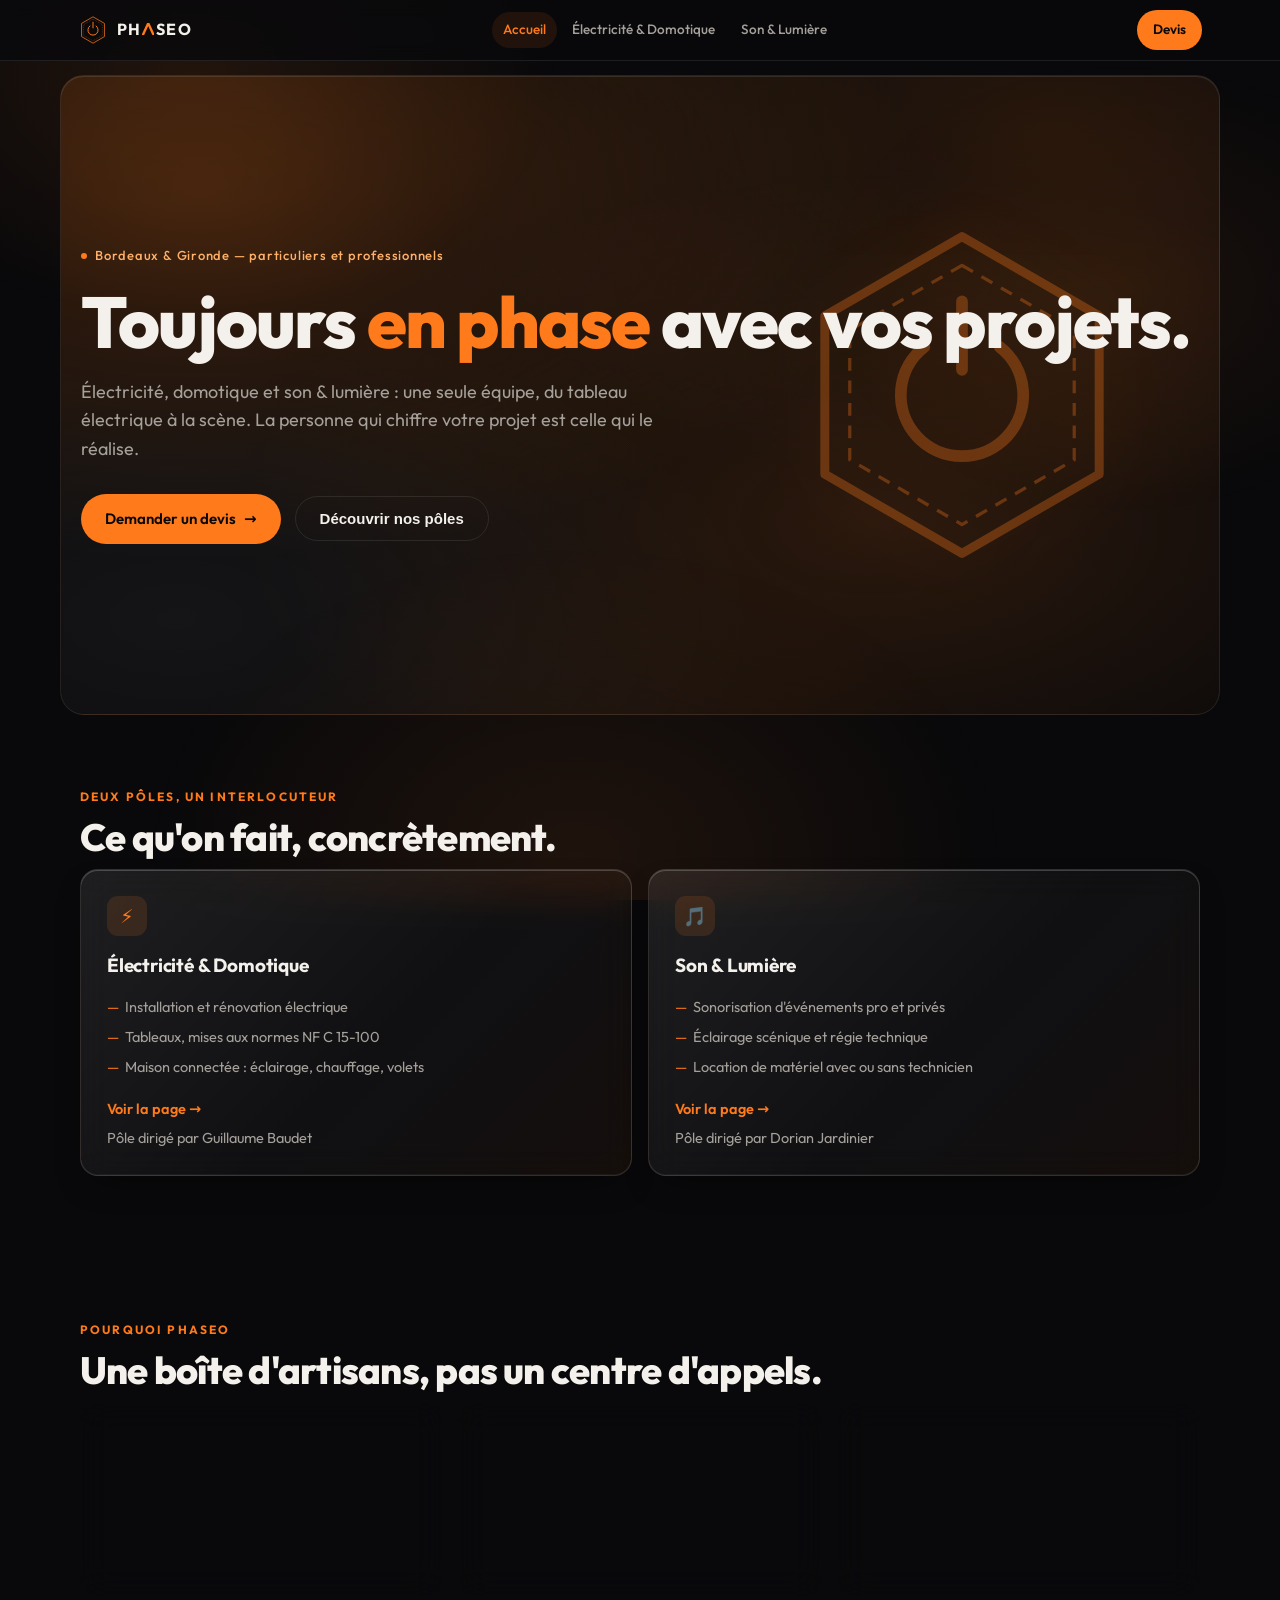
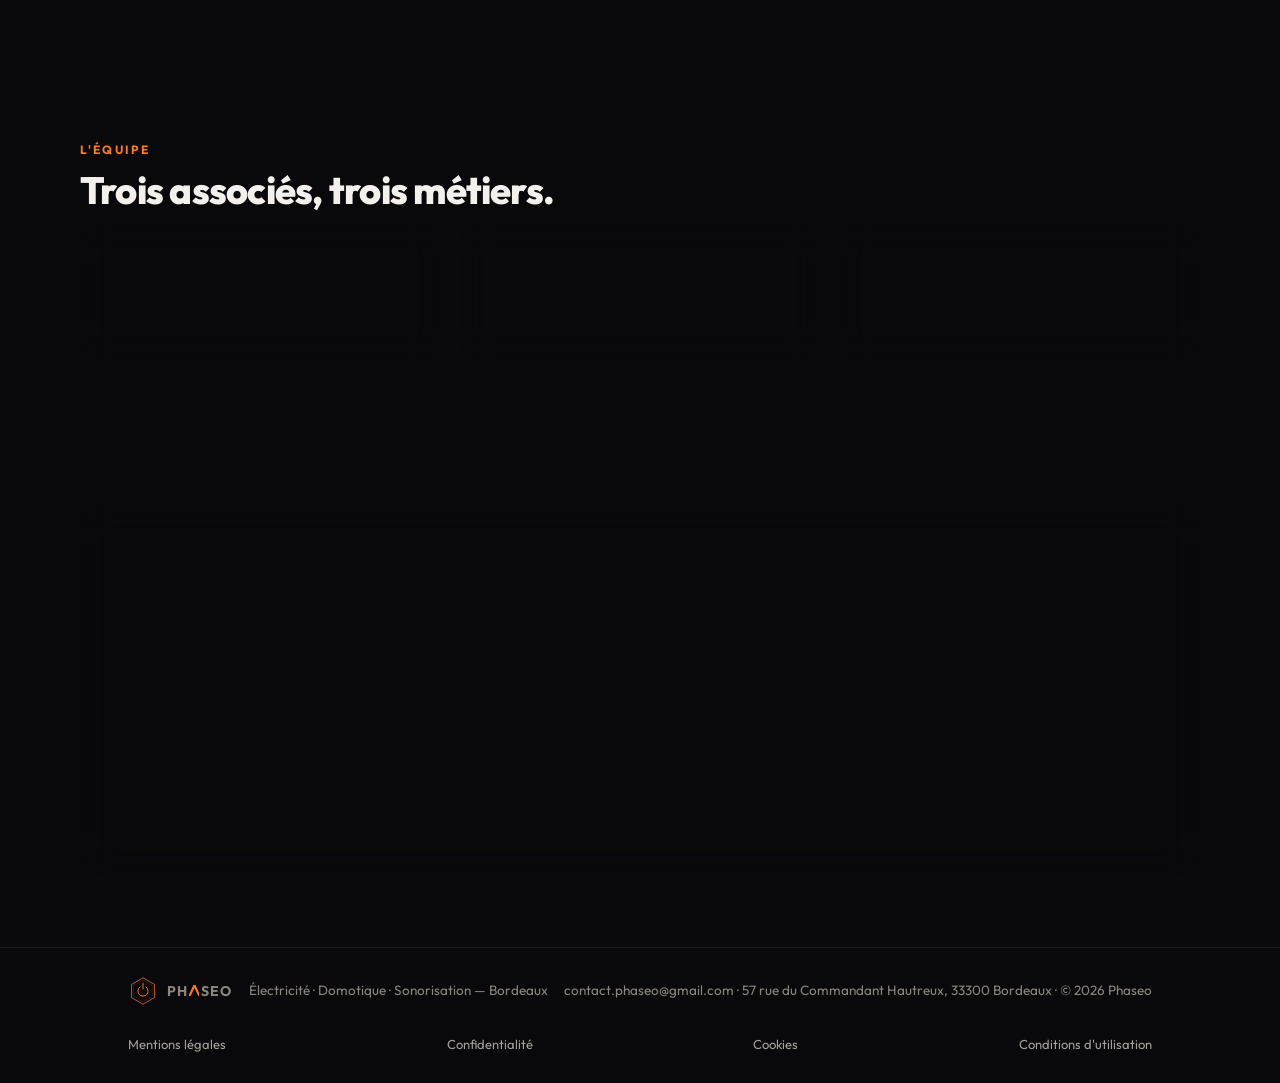
<file: index.html>
<!DOCTYPE html>
<html lang="fr">
<head>
<meta charset="UTF-8">
<meta name="viewport" content="width=device-width, initial-scale=1.0">
<meta name="description" content="Phaseo, entreprise d'électricité, domotique, sécurité électronique et son &amp; lumière à Bordeaux et en Gironde. Dépannage, installation, sonorisation et éclairage d'événements.">
<link rel="canonical" href="https://jimmylavigne47.github.io/phaseo-site/">
<script type="application/ld+json">{"@context": "https://schema.org", "@type": "Electrician", "name": "Phaseo", "url": "https://jimmylavigne47.github.io/phaseo-site/", "description": "Électricité, domotique, sécurité électronique et son & lumière à Bordeaux et en Gironde.", "email": "contact.phaseo@gmail.com", "telephone": "+33762321076", "address": {"@type": "PostalAddress", "streetAddress": "57 rue du Commandant Hautreux", "postalCode": "33300", "addressLocality": "Bordeaux", "addressCountry": "FR"}, "areaServed": ["Bordeaux", "Gironde"], "knowsAbout": ["Électricité générale", "Dépannage électrique", "Domotique", "Sécurité électronique", "Sonorisation", "Éclairage événementiel"]}</script>
<title>Phaseo — Électricité, Domotique, Son & Lumière à Bordeaux</title>
<style>
  @font-face { font-family:'Outfit'; font-style:normal; font-weight:400 900;
               src:url([data-uri]) format('woff2'); }
  :root {
    --bg:#09090B; --surface:rgba(255,255,255,0.03); --line:rgba(255,255,255,0.09);
    --orange:#FF7A1A; --orange-soft:#FFB068; --text:#F4F1EC; --muted:#A5A09A; --faint:#8A857E;
  }
  :root[data-theme="light"], :root[data-theme="dark"] { color-scheme: dark; }
  * { margin:0; padding:0; box-sizing:border-box; }
  body { background:var(--bg); color:var(--text); font-family:'Outfit',system-ui,sans-serif; line-height:1.6; overflow-x:hidden; }
  body::before { content:""; position:fixed; inset:0; z-index:-1; pointer-events:none; background:
      radial-gradient(620px 420px at 15% 8%, rgba(255,122,26,0.10), transparent 60%),
      radial-gradient(520px 380px at 88% 32%, rgba(255,122,26,0.07), transparent 60%),
      radial-gradient(720px 520px at 45% 95%, rgba(255,122,26,0.09), transparent 60%); }
  a { color:inherit; text-decoration:none; }
  .sr-only { position:absolute; width:1px; height:1px; padding:0; margin:-1px; overflow:hidden; clip:rect(0,0,0,0); white-space:nowrap; border:0; }
  .skip { position:absolute; left:-9999px; top:0; z-index:100; background:var(--orange); color:#09090B; padding:8px 14px; border-radius:0 0 8px 0; font-weight:700; }
  .skip:focus { left:0; }
  .legal { max-width:1060px; margin:0 auto; padding:0 18px 28px; display:flex; flex-wrap:wrap; gap:6px 20px; font-size:13px; }
  .legal a { color:var(--muted); } .legal a:hover { color:var(--orange); }

  .mesh { background-image:
      radial-gradient(at 12% 18%, rgba(255,122,26,0.22) 0px, transparent 50%),
      radial-gradient(at 85% 8%, rgba(255,122,26,0.12) 0px, transparent 45%),
      radial-gradient(at 70% 70%, rgba(255,122,26,0.14) 0px, transparent 55%),
      radial-gradient(at 10% 85%, rgba(255,255,255,0.05) 0px, transparent 40%); }

  header { position:sticky; top:0; z-index:50; background:rgba(9,9,11,0.82);
           backdrop-filter:blur(10px); border-bottom:1px solid var(--line); }
  nav { max-width:1160px; margin:0 auto; padding:10px 18px;
        display:flex; align-items:center; justify-content:space-between; gap:10px; flex-wrap:wrap; }
  @media (max-width:680px) {
    nav { padding:10px 14px; row-gap:4px; }
    .navlinks { order:3; width:100%; justify-content:flex-start; margin-left:-11px; }
    .navlinks button { font-size:12.5px; padding:6px 10px; }
  }
  .brand { display:flex; align-items:center; gap:9px; font-weight:700; letter-spacing:0.09em; font-size:16px; cursor:pointer; }
  .aglyph { display:inline-block; width:0.78em; height:0.72em; margin-right:0.09em; }
  .aglyph svg { display:block; width:100%; height:100%; }
  .logo-s { height:30px; }
  .navlinks { display:flex; gap:4px; flex-wrap:wrap; }
  .navlinks button { background:none; border:none; color:var(--muted); font:inherit; font-size:13.5px;
        font-weight:500; padding:7px 11px; border-radius:999px; cursor:pointer; transition:color .2s, background .2s; }
  .navlinks button:hover { color:var(--text); }
  .navlinks button.on { color:var(--orange); background:rgba(255,122,26,0.10); }
  .navlinks button:focus-visible { outline:2px solid var(--orange); outline-offset:2px; }

  .view { display:none; }
  .view.on { display:block; }
  main section { max-width:1160px; margin:0 auto; padding:72px 20px; }
  @media (max-width:680px) { main section { padding:48px 16px; } }
  @media (min-width:681px) and (max-width:1024px) { main section { padding:60px 24px; } }

  /* Tres petits telephones */
  @media (max-width:360px) { h1 { font-size:30px; } .btn { padding:12px 18px; font-size:14px; } }
  /* TV / tres grands ecrans : mise a l'echelle globale */
  @media (min-width:1920px) { body { zoom:1.25; } }
  @media (min-width:2560px) { body { zoom:1.6; } }
  @media (min-width:3400px) { body { zoom:2.1; } }

  .hero { min-height:min(72vh, 640px); display:flex; flex-direction:column; justify-content:center;
          width:calc(100% - 32px); margin:14px auto 0; border-radius:24px; overflow:hidden;
          border:1px solid rgba(255,255,255,0.08);
          box-shadow:inset 0 1px 0 rgba(255,255,255,0.10); }
  @media (max-width:680px) { .hero { min-height:min(78vh, 560px); width:calc(100% - 20px); margin-top:10px; } }
  .hero { position:relative; }
  .hero > * { position:relative; z-index:1; }
  .logo-hero { position:absolute; z-index:0 !important; right:clamp(12px,6vw,90px); top:50%;
               transform:translateY(-50%); height:min(44vh,360px); opacity:0.32; pointer-events:none;
               filter:drop-shadow(0 0 34px rgba(255,122,26,0.45)); }
  @media (max-width:680px) { .logo-hero { height:130px; top:24px; right:14px; transform:none; opacity:0.25; } }
  .logo-band { height:46px; display:block; margin:0 auto 16px;
               filter:drop-shadow(0 0 16px rgba(255,122,26,0.45)); }
  .badge { display:inline-flex; align-items:center; gap:8px; color:var(--orange-soft);
           font-size:13px; font-weight:500; letter-spacing:0.06em; margin-bottom:18px; }
  .badge::before { content:""; width:6px; height:6px; border-radius:99px; background:var(--orange); }
  h1 { font-size:clamp(34px,6vw,72px); font-weight:800; letter-spacing:-0.025em;
       line-height:1.05; text-wrap:balance; margin-bottom:18px; }
  h1 em { font-style:normal; color:var(--orange); }
  .lede { color:var(--muted); font-size:clamp(15px,2.4vw,18px); max-width:52ch; margin-bottom:30px; }
  .cta-row { display:flex; gap:14px; flex-wrap:wrap; align-items:center; }
  .btn { display:inline-flex; align-items:center; gap:8px; background:var(--orange); color:#09090B;
         font-weight:600; font-size:15px; padding:13px 24px; border-radius:999px; transition:background .2s; }
  .btn:hover { background:var(--orange-soft); }
  .btn.ghost { background:transparent; color:var(--text); border:1px solid var(--line); }
  .btn.ghost:hover { border-color:var(--orange); color:var(--orange-soft); background:transparent; }

  h2 { font-size:clamp(24px,4.5vw,38px); font-weight:800; letter-spacing:-0.02em;
       line-height:1.15; margin-bottom:10px; text-wrap:balance; }
  .sub { color:var(--muted); max-width:60ch; margin-bottom:34px; }
  .kicker { color:var(--orange); font-size:12px; font-weight:700; letter-spacing:0.18em;
            text-transform:uppercase; margin-bottom:10px; }

  .grid2 { display:grid; grid-template-columns:repeat(auto-fit,minmax(270px,1fr)); gap:16px; }
  .grid3 { display:grid; grid-template-columns:repeat(auto-fit,minmax(230px,1fr)); gap:16px; }
  @media (max-width:680px) { .card { padding:20px; } .contact-band { padding:32px 20px; } }
  .card { border:1px solid rgba(255,255,255,0.13); border-radius:18px; padding:26px;
          background:linear-gradient(135deg, rgba(255,255,255,0.09), rgba(255,255,255,0.03) 55%, rgba(255,122,26,0.05));
          backdrop-filter:blur(16px) saturate(150%); -webkit-backdrop-filter:blur(16px) saturate(150%);
          box-shadow:inset 0 1px 0 rgba(255,255,255,0.20), inset 0 -1px 0 rgba(255,255,255,0.04),
                     0 14px 34px -16px rgba(0,0,0,0.7);
          transition:transform .3s, border-color .3s, box-shadow .3s; }
  .card:hover { transform:translateY(-3px); border-color:rgba(255,122,26,0.5);
          box-shadow:inset 0 1px 0 rgba(255,255,255,0.24), 0 18px 44px -16px rgba(255,122,26,0.28); }
  .card .ico { display:inline-flex; width:40px; height:40px; align-items:center; justify-content:center;
               border-radius:11px; background:rgba(255,122,26,0.13); color:var(--orange); font-size:19px; margin-bottom:14px; }
  .card h3 { font-size:19px; font-weight:700; letter-spacing:-0.01em; margin-bottom:8px; }
  .card p { color:var(--muted); font-size:14.5px; }
  .card.pole { cursor:pointer; }
  .card.pole ul { list-style:none; margin:14px 0 18px; display:flex; flex-direction:column; gap:7px; }
  .card.pole li { color:var(--muted); font-size:14.5px; padding-left:18px; position:relative; }
  .card.pole li::before { content:"—"; color:var(--orange); position:absolute; left:0; }
  .card.pole .go { color:var(--orange); font-weight:600; font-size:14.5px; }
  .who { color:var(--faint); font-size:13px; margin-top:4px; }

  .accroche { margin:44px 0 0; padding:22px 26px; text-align:center; border-radius:18px;
              border:1px solid rgba(255,122,26,0.35);
              background:linear-gradient(135deg, rgba(255,122,26,0.13), rgba(255,255,255,0.04));
              backdrop-filter:blur(14px) saturate(150%); -webkit-backdrop-filter:blur(14px) saturate(150%);
              box-shadow:inset 0 1px 0 rgba(255,255,255,0.18), 0 12px 32px -14px rgba(255,122,26,0.35);
              font-size:clamp(18px,3.2vw,24px); font-weight:600; color:var(--orange-soft); letter-spacing:-0.01em; }

  .team { display:grid; grid-template-columns:repeat(auto-fit,minmax(220px,1fr)); gap:16px; }
  .team .card b { display:block; font-size:16.5px; letter-spacing:0.02em; }
  .team .card span { color:var(--orange); font-size:13px; font-weight:600; letter-spacing:0.08em; text-transform:uppercase; }
  .team .card a { display:block; color:var(--muted); font-size:14px; margin-top:10px; }
  .team .card a:hover { color:var(--text); }

  .contact-band { border:1px solid rgba(255,255,255,0.13); border-radius:18px; padding:40px 28px; text-align:center; position:relative; overflow:hidden;
          background:linear-gradient(135deg, rgba(255,255,255,0.07), rgba(255,122,26,0.06));
          backdrop-filter:blur(16px) saturate(150%); -webkit-backdrop-filter:blur(16px) saturate(150%);
          box-shadow:inset 0 1px 0 rgba(255,255,255,0.18), 0 14px 34px -16px rgba(0,0,0,0.7); }
  .contact-band h2 { margin-bottom:8px; }
  .contact-band p { color:var(--muted); margin-bottom:24px; }
  .contact-lines { display:flex; flex-direction:column; gap:6px; margin-top:22px; color:var(--muted); font-size:14.5px; }
  .contact-lines b { color:var(--text); font-weight:600; }

  footer { border-top:1px solid var(--line); }
  .foot { max-width:1060px; margin:0 auto; padding:28px 18px; display:flex; flex-wrap:wrap;
          gap:14px; align-items:center; justify-content:space-between; color:var(--faint); font-size:13.5px; }
  .foot .brand { font-size:14px; }
  @media (prefers-reduced-motion: reduce) { * { transition:none !important; } }
</style>
</head>
<body>

<a class="skip" href="#contenu">Aller au contenu</a>
<header>
  <nav>
    <a class="brand" href="#home" onclick="go('home');return false;"><svg viewBox="-100 -100 200 200" class="logo-s" xmlns="http://www.w3.org/2000/svg" fill="none" aria-hidden="true">
  <polygon points="0.00,-88.00 -76.21,-44.00 -76.21,44.00 -0.00,88.00 76.21,44.00 76.21,-44.00" stroke="#FF7A1A" stroke-width="5" stroke-linejoin="round"/>
  <polygon points="0.00,-72.00 -62.35,-36.00 -62.35,36.00 -0.00,72.00 62.35,36.00 62.35,-36.00" stroke="#FF7A1A" stroke-width="1.8" stroke-linejoin="round" stroke-dasharray="7 5.5"/>
  <path d="M -20.93 -26.79 A 34.00 34.00 0 1 0 20.93 -26.79" stroke="#FF7A1A" stroke-width="6.5" stroke-linecap="round"/>
  <line x1="0" y1="-52" x2="0" y2="-14" stroke="#FF7A1A" stroke-width="6.5" stroke-linecap="round"/>
</svg><span aria-hidden="true">PH<span class="aglyph"><svg viewBox="0 0 78 72" preserveAspectRatio="none" xmlns="http://www.w3.org/2000/svg" aria-hidden="true" focusable="false"><path d="M3 80 L39 2 L75 80" fill="none" stroke="#FF7A1A" stroke-width="15" stroke-linejoin="miter"/></svg></span>SEO</span><span class="sr-only">Phaseo</span></a>
    <div class="navlinks">
      <button id="nav-home" onclick="go('home')">Accueil</button>
      <button id="nav-elec" onclick="go('elec')">&Eacute;lectricit&eacute; &amp; Domotique</button>
      <button id="nav-sono" onclick="go('sono')">Son &amp; Lumi&egrave;re</button>
    </div>
    <a class="btn" style="padding:9px 16px;font-size:13.5px" href="mailto:contact.phaseo@gmail.com">Devis</a>
  </nav>
</header>

<main id="contenu">
<!-- ================= ACCUEIL ================= -->
<div class="view" id="view-home">
  <section class="hero mesh">
    <svg viewBox="-100 -100 200 200" class="logo-hero" xmlns="http://www.w3.org/2000/svg" fill="none" aria-hidden="true">
  <polygon points="0.00,-88.00 -76.21,-44.00 -76.21,44.00 -0.00,88.00 76.21,44.00 76.21,-44.00" stroke="#FF7A1A" stroke-width="5" stroke-linejoin="round"/>
  <polygon points="0.00,-72.00 -62.35,-36.00 -62.35,36.00 -0.00,72.00 62.35,36.00 62.35,-36.00" stroke="#FF7A1A" stroke-width="1.8" stroke-linejoin="round" stroke-dasharray="7 5.5"/>
  <path d="M -20.93 -26.79 A 34.00 34.00 0 1 0 20.93 -26.79" stroke="#FF7A1A" stroke-width="6.5" stroke-linecap="round"/>
  <line x1="0" y1="-52" x2="0" y2="-14" stroke="#FF7A1A" stroke-width="6.5" stroke-linecap="round"/>
</svg>
    <span class="badge">Bordeaux &amp; Gironde &mdash; particuliers et professionnels</span>
    <h1>Toujours <em>en phase</em> avec vos projets.</h1>
    <p class="lede">&Eacute;lectricit&eacute;, domotique et son &amp; lumi&egrave;re : une seule &eacute;quipe,
    du tableau &eacute;lectrique &agrave; la sc&egrave;ne. La personne qui chiffre votre projet est celle
    qui le r&eacute;alise.</p>
    <div class="cta-row">
      <a class="btn" href="mailto:contact.phaseo@gmail.com">Demander un devis <span aria-hidden="true">&rarr;</span></a>
      <button class="btn ghost" onclick="go('elec')">D&eacute;couvrir nos p&ocirc;les</button>
    </div>
  </section>

  <section>
    <p class="kicker">Deux p&ocirc;les, un interlocuteur</p>
    <h2>Ce qu'on fait, concr&egrave;tement.</h2>
    <div class="grid2">
      <div class="card pole" onclick="go('elec')" role="link" tabindex="0" onkeydown="if(event.key==='Enter'||event.key===' '){event.preventDefault();go('elec')}">
        <span class="ico">&#9889;</span>
        <h3>&Eacute;lectricit&eacute; &amp; Domotique</h3>
        <ul>
          <li>Installation et r&eacute;novation &eacute;lectrique</li>
          <li>Tableaux, mises aux normes NF C 15-100</li>
          <li>Maison connect&eacute;e : &eacute;clairage, chauffage, volets</li>
        </ul>
        <span class="go">Voir la page &rarr;</span>
        <p class="who">P&ocirc;le dirig&eacute; par Guillaume Baudet</p>
      </div>
      <div class="card pole" onclick="go('sono')" role="link" tabindex="0" onkeydown="if(event.key==='Enter'||event.key===' '){event.preventDefault();go('sono')}">
        <span class="ico">&#127925;</span>
        <h3>Son &amp; Lumi&egrave;re</h3>
        <ul>
          <li>Sonorisation d'&eacute;v&eacute;nements pro et priv&eacute;s</li>
          <li>&Eacute;clairage sc&eacute;nique et r&eacute;gie technique</li>
          <li>Location de mat&eacute;riel avec ou sans technicien</li>
        </ul>
        <span class="go">Voir la page &rarr;</span>
        <p class="who">P&ocirc;le dirig&eacute; par Dorian Jardinier</p>
      </div>
    </div>
  </section>

  <section>
    <p class="kicker">Pourquoi Phaseo</p>
    <h2>Une bo&icirc;te d'artisans, pas un centre d'appels.</h2>
    <div class="grid3">
      <div class="card"><span class="ico">&#128222;</span><h3>On r&eacute;pond au t&eacute;l&eacute;phone</h3>
        <p>Un num&eacute;ro direct par p&ocirc;le. Pas de standard, pas de ticket, pas de robot.</p></div>
      <div class="card"><span class="ico">&#128736;</span><h3>Ceux qui chiffrent installent</h3>
        <p>Pas de sous-traitance en cascade : le devis et le chantier, c'est la m&ecirc;me &eacute;quipe.</p></div>
      <div class="card"><span class="ico">&#128161;</span><h3>Du courant &agrave; la sc&egrave;ne</h3>
        <p>&Eacute;lec, domotique, sono, lumi&egrave;re : les comp&eacute;tences se compl&egrave;tent sur vos projets mixtes.</p></div>
    </div>
  </section>

  <section>
    <p class="kicker">L'&eacute;quipe</p>
    <h2>Trois associ&eacute;s, trois m&eacute;tiers.</h2>
    <div class="team">
      <div class="card"><b>Jimmy Lavigne</b><span>Pr&eacute;sident</span>
        <a href="tel:+33762321076">07 62 32 10 76</a></div>
      <div class="card"><b>Dorian Jardinier</b><span>DG Son &amp; Lumi&egrave;re</span>
        <a href="tel:+33615474948">06 15 47 49 48</a></div>
      <div class="card"><b>Guillaume Baudet</b><span>DG &Eacute;lectricit&eacute;</span>
        <a href="tel:+33683219756">06 83 21 97 56</a></div>
    </div>
  </section>

  <section>
    <div class="contact-band mesh">
      <svg viewBox="-100 -100 200 200" class="logo-band" xmlns="http://www.w3.org/2000/svg" fill="none" aria-hidden="true">
  <polygon points="0.00,-88.00 -76.21,-44.00 -76.21,44.00 -0.00,88.00 76.21,44.00 76.21,-44.00" stroke="#FF7A1A" stroke-width="5" stroke-linejoin="round"/>
  <polygon points="0.00,-72.00 -62.35,-36.00 -62.35,36.00 -0.00,72.00 62.35,36.00 62.35,-36.00" stroke="#FF7A1A" stroke-width="1.8" stroke-linejoin="round" stroke-dasharray="7 5.5"/>
  <path d="M -20.93 -26.79 A 34.00 34.00 0 1 0 20.93 -26.79" stroke="#FF7A1A" stroke-width="6.5" stroke-linecap="round"/>
  <line x1="0" y1="-52" x2="0" y2="-14" stroke="#FF7A1A" stroke-width="6.5" stroke-linecap="round"/>
</svg>
      <h2>Un projet &agrave; brancher ?</h2>
      <p>D&eacute;crivez-nous votre besoin, on revient vers vous rapidement avec un chiffrage clair.</p>
      <a class="btn" href="mailto:contact.phaseo@gmail.com">contact.phaseo@gmail.com</a>
      <div class="contact-lines">
        <span><b>Phaseo</b> &mdash; 57 rue du Commandant Hautreux, 33300 Bordeaux</span>
        <span>Interventions Bordeaux M&eacute;tropole et Gironde</span>
      </div>
    </div>
  </section>
</div>

<!-- ================= ELEC / DOMOTIQUE ================= -->
<div class="view" id="view-elec">
  <section class="hero mesh" style="min-height:min(52vh, 460px)">
    <svg viewBox="-100 -100 200 200" class="logo-hero" xmlns="http://www.w3.org/2000/svg" fill="none" aria-hidden="true">
  <polygon points="0.00,-88.00 -76.21,-44.00 -76.21,44.00 -0.00,88.00 76.21,44.00 76.21,-44.00" stroke="#FF7A1A" stroke-width="5" stroke-linejoin="round"/>
  <polygon points="0.00,-72.00 -62.35,-36.00 -62.35,36.00 -0.00,72.00 62.35,36.00 62.35,-36.00" stroke="#FF7A1A" stroke-width="1.8" stroke-linejoin="round" stroke-dasharray="7 5.5"/>
  <path d="M -20.93 -26.79 A 34.00 34.00 0 1 0 20.93 -26.79" stroke="#FF7A1A" stroke-width="6.5" stroke-linecap="round"/>
  <line x1="0" y1="-52" x2="0" y2="-14" stroke="#FF7A1A" stroke-width="6.5" stroke-linecap="round"/>
</svg>
    <span class="badge">P&ocirc;le &eacute;lectricit&eacute; &mdash; Guillaume Baudet</span>
    <h1>&Eacute;lectricit&eacute; <em>&amp; domotique</em></h1>
    <p class="lede">Installation, r&eacute;novation et maison connect&eacute;e, dans les r&egrave;gles de l'art
    et de la NF C 15-100. Du diagnostic au tableau final.</p>
    <div class="cta-row">
      <a class="btn" href="tel:+33683219756">Appeler Guillaume &mdash; 06 83 21 97 56</a>
      <a class="btn ghost" href="mailto:contact.phaseo@gmail.com">&Eacute;crire un mail</a>
    </div>
  </section>

  <section>
    <p class="kicker">Prestations</p>
    <h2>Du disjoncteur &agrave; la maison connect&eacute;e.</h2>
    <div class="grid2">
      <div class="card"><span class="ico">&#9889;</span><h3>Installation &amp; r&eacute;novation</h3>
        <p>Cr&eacute;ation compl&egrave;te ou reprise d'installation : circuits, prises, &eacute;clairages,
        en neuf comme en r&eacute;novation.</p></div>
      <div class="card"><span class="ico">&#128268;</span><h3>Tableaux &amp; mises aux normes</h3>
        <p>Remplacement de tableau, mise en conformit&eacute; NF C 15-100, protection diff&eacute;rentielle,
        s&eacute;curit&eacute; des personnes d'abord.</p></div>
      <div class="card"><span class="ico">&#127968;</span><h3>Domotique</h3>
        <p>&Eacute;clairage pilot&eacute;, chauffage intelligent, volets et acc&egrave;s connect&eacute;s :
        une maison qui ob&eacute;it au doigt et &agrave; la voix, sans usine &agrave; gaz.</p></div>
      <div class="card"><span class="ico">&#128295;</span><h3>D&eacute;pannage</h3>
        <p>Panne, court-circuit, disjoncteur qui saute : diagnostic honn&ecirc;te et r&eacute;paration
        durable, pas de rustine.</p></div>
    </div>
    <p class="accroche">&laquo; Toujours en phase avec vos projets. &raquo;</p>
  </section>

  <section>
    <div class="contact-band mesh">
      <svg viewBox="-100 -100 200 200" class="logo-band" xmlns="http://www.w3.org/2000/svg" fill="none" aria-hidden="true">
  <polygon points="0.00,-88.00 -76.21,-44.00 -76.21,44.00 -0.00,88.00 76.21,44.00 76.21,-44.00" stroke="#FF7A1A" stroke-width="5" stroke-linejoin="round"/>
  <polygon points="0.00,-72.00 -62.35,-36.00 -62.35,36.00 -0.00,72.00 62.35,36.00 62.35,-36.00" stroke="#FF7A1A" stroke-width="1.8" stroke-linejoin="round" stroke-dasharray="7 5.5"/>
  <path d="M -20.93 -26.79 A 34.00 34.00 0 1 0 20.93 -26.79" stroke="#FF7A1A" stroke-width="6.5" stroke-linecap="round"/>
  <line x1="0" y1="-52" x2="0" y2="-14" stroke="#FF7A1A" stroke-width="6.5" stroke-linecap="round"/>
</svg>
      <h2>Parlez-nous de votre chantier.</h2>
      <p>Guillaume Baudet &mdash; DG &Eacute;lectricit&eacute;</p>
      <a class="btn" href="tel:+33683219756">06 83 21 97 56</a>
      <div class="contact-lines"><span>ou par mail : <b>contact.phaseo@gmail.com</b></span></div>
    </div>
  </section>
</div>

<!-- ================= SON & LUMIERE ================= -->
<div class="view" id="view-sono">
  <section class="hero mesh" style="min-height:min(52vh, 460px)">
    <svg viewBox="-100 -100 200 200" class="logo-hero" xmlns="http://www.w3.org/2000/svg" fill="none" aria-hidden="true">
  <polygon points="0.00,-88.00 -76.21,-44.00 -76.21,44.00 -0.00,88.00 76.21,44.00 76.21,-44.00" stroke="#FF7A1A" stroke-width="5" stroke-linejoin="round"/>
  <polygon points="0.00,-72.00 -62.35,-36.00 -62.35,36.00 -0.00,72.00 62.35,36.00 62.35,-36.00" stroke="#FF7A1A" stroke-width="1.8" stroke-linejoin="round" stroke-dasharray="7 5.5"/>
  <path d="M -20.93 -26.79 A 34.00 34.00 0 1 0 20.93 -26.79" stroke="#FF7A1A" stroke-width="6.5" stroke-linecap="round"/>
  <line x1="0" y1="-52" x2="0" y2="-14" stroke="#FF7A1A" stroke-width="6.5" stroke-linecap="round"/>
</svg>
    <span class="badge">P&ocirc;le &eacute;v&eacute;nementiel &mdash; Dorian Jardinier</span>
    <h1>Son <em>&amp; lumi&egrave;re</em></h1>
    <p class="lede">Sonorisation, &eacute;clairage sc&eacute;nique et r&eacute;gie technique pour vos
    &eacute;v&eacute;nements : s&eacute;minaires, concerts, soir&eacute;es priv&eacute;es et lancements.</p>
    <div class="cta-row">
      <a class="btn" href="tel:+33615474948">Appeler Dorian &mdash; 06 15 47 49 48</a>
      <a class="btn ghost" href="mailto:contact.phaseo@gmail.com">&Eacute;crire un mail</a>
    </div>
  </section>

  <section>
    <p class="kicker">Prestations</p>
    <h2>Quatre m&eacute;tiers, une seule &eacute;quipe sur le terrain.</h2>
    <div class="grid2">
      <div class="card"><span class="ico">&#127911;</span><h3>Sonorisation</h3>
        <p>Diffusion adapt&eacute;e &agrave; la jauge et &agrave; l'acoustique du lieu, micros HF,
        retours sc&egrave;ne, calage en amont.</p></div>
      <div class="card"><span class="ico">&#10024;</span><h3>&Eacute;clairage sc&eacute;nique</h3>
        <p>Lumi&egrave;re de conduite pour concerts, showcases et soir&eacute;es : programmation
        sur mesure, pas de pr&eacute;r&eacute;glage g&eacute;n&eacute;rique.</p></div>
      <div class="card"><span class="ico">&#127899;</span><h3>R&eacute;gie technique</h3>
        <p>Un r&eacute;gisseur d&eacute;di&eacute; du montage au d&eacute;montage, en lien direct avec
        votre &eacute;quipe et les autres prestataires.</p></div>
      <div class="card"><span class="ico">&#128230;</span><h3>Location de mat&eacute;riel</h3>
        <p>Enceintes, consoles, projecteurs et pieds, avec ou sans technicien, livraison en Gironde.</p></div>
    </div>
    <p class="accroche">&laquo; Le courant passe, le son suit, la lumi&egrave;re brille. &raquo;</p>
  </section>

  <section>
    <div class="contact-band mesh">
      <svg viewBox="-100 -100 200 200" class="logo-band" xmlns="http://www.w3.org/2000/svg" fill="none" aria-hidden="true">
  <polygon points="0.00,-88.00 -76.21,-44.00 -76.21,44.00 -0.00,88.00 76.21,44.00 76.21,-44.00" stroke="#FF7A1A" stroke-width="5" stroke-linejoin="round"/>
  <polygon points="0.00,-72.00 -62.35,-36.00 -62.35,36.00 -0.00,72.00 62.35,36.00 62.35,-36.00" stroke="#FF7A1A" stroke-width="1.8" stroke-linejoin="round" stroke-dasharray="7 5.5"/>
  <path d="M -20.93 -26.79 A 34.00 34.00 0 1 0 20.93 -26.79" stroke="#FF7A1A" stroke-width="6.5" stroke-linecap="round"/>
  <line x1="0" y1="-52" x2="0" y2="-14" stroke="#FF7A1A" stroke-width="6.5" stroke-linecap="round"/>
</svg>
      <h2>Un &eacute;v&eacute;nement &agrave; sonoriser ?</h2>
      <p>Dorian Jardinier &mdash; DG Son &amp; Lumi&egrave;re</p>
      <a class="btn" href="tel:+33615474948">06 15 47 49 48</a>
      <div class="contact-lines"><span>ou par mail : <b>contact.phaseo@gmail.com</b></span></div>
    </div>
  </section>
</div>
</main>

<footer>
  <div class="foot">
    <span class="brand"><svg viewBox="-100 -100 200 200" class="logo-s" xmlns="http://www.w3.org/2000/svg" fill="none" aria-hidden="true">
  <polygon points="0.00,-88.00 -76.21,-44.00 -76.21,44.00 -0.00,88.00 76.21,44.00 76.21,-44.00" stroke="#FF7A1A" stroke-width="5" stroke-linejoin="round"/>
  <polygon points="0.00,-72.00 -62.35,-36.00 -62.35,36.00 -0.00,72.00 62.35,36.00 62.35,-36.00" stroke="#FF7A1A" stroke-width="1.8" stroke-linejoin="round" stroke-dasharray="7 5.5"/>
  <path d="M -20.93 -26.79 A 34.00 34.00 0 1 0 20.93 -26.79" stroke="#FF7A1A" stroke-width="6.5" stroke-linecap="round"/>
  <line x1="0" y1="-52" x2="0" y2="-14" stroke="#FF7A1A" stroke-width="6.5" stroke-linecap="round"/>
</svg><span aria-hidden="true">PH<span class="aglyph"><svg viewBox="0 0 78 72" preserveAspectRatio="none" xmlns="http://www.w3.org/2000/svg" aria-hidden="true" focusable="false"><path d="M3 80 L39 2 L75 80" fill="none" stroke="#FF7A1A" stroke-width="15" stroke-linejoin="miter"/></svg></span>SEO</span><span class="sr-only">Phaseo</span></span>
    <span>&Eacute;lectricit&eacute; &middot; Domotique &middot; Sonorisation &mdash; Bordeaux</span>
    <span>contact.phaseo@gmail.com &middot; 57 rue du Commandant Hautreux, 33300 Bordeaux &middot; &copy; 2026 Phaseo</span>
  </div>
<nav class="legal" aria-label="Informations légales"><a href="mentions-legales.html">Mentions légales</a><a href="confidentialite.html">Confidentialité</a><a href="cookies.html">Cookies</a><a href="conditions-utilisation.html">Conditions d'utilisation</a></nav>
</footer>

<script>
function go(v) {
  document.querySelectorAll('.view').forEach(function(e){ e.classList.remove('on'); });
  document.querySelectorAll('.navlinks button').forEach(function(e){ e.classList.remove('on'); });
  document.getElementById('view-' + v).classList.add('on');
  document.getElementById('nav-' + v).classList.add('on');
  document.querySelectorAll('.navlinks button').forEach(function(e){ e.removeAttribute('aria-current'); });
  document.getElementById('nav-' + v).setAttribute('aria-current', 'page');
  window.scrollTo({top:0, behavior:'instant'});
  try { history.replaceState(null, '', '#' + v); } catch(e) {}
}
var h = (location.hash || '#home').slice(1);
go(['home','elec','sono'].indexOf(h) >= 0 ? h : 'home');
</script>

</body>
</html>
</file>
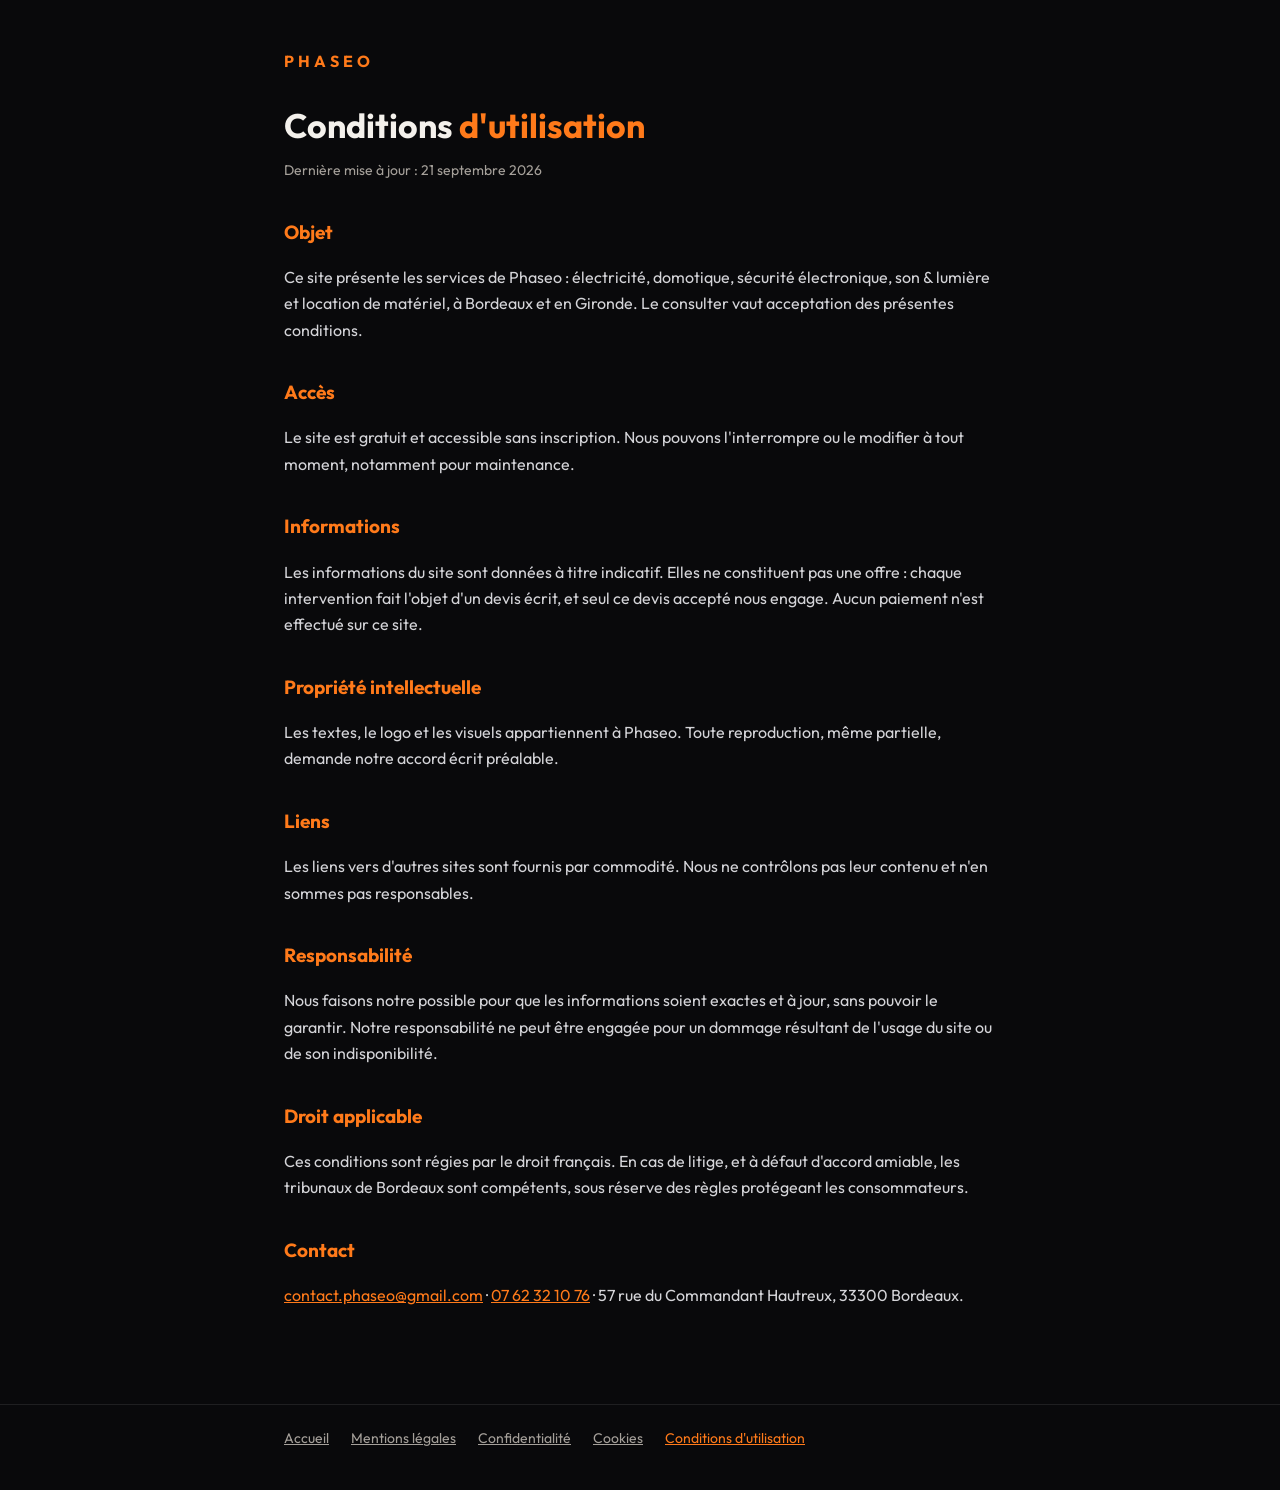
<file: conditions-utilisation.html>
<!doctype html>
<html lang="fr">
<head>
<meta charset="utf-8">
<meta name="viewport" content="width=device-width, initial-scale=1">
<title>Phaseo — Conditions d'utilisation</title>
<meta name="description" content="Conditions d'utilisation du site de Phaseo, entreprise d'électricité, domotique et son &amp; lumière à Bordeaux.">
<link rel="canonical" href="https://jimmylavigne47.github.io/phaseo-site/conditions-utilisation.html">
<link rel="stylesheet" href="legal.css">
</head>
<body>
<a class="skip" href="#contenu">Aller au contenu</a>
<main id="contenu">
  <a class="retour" href="./">PHASEO<span class="skip-txt" style="position:absolute;left:-9999px"> — retour à l'accueil</span></a>
  <h1>Conditions <span>d'utilisation</span></h1>
  <p class="maj">Dernière mise à jour : 21 septembre 2026</p>

  <h2>Objet</h2>
  <p>Ce site présente les services de Phaseo : électricité, domotique, sécurité électronique, son &amp; lumière et location de matériel, à Bordeaux et en Gironde. Le consulter vaut acceptation des présentes conditions.</p>

  <h2>Accès</h2>
  <p>Le site est gratuit et accessible sans inscription. Nous pouvons l'interrompre ou le modifier à tout moment, notamment pour maintenance.</p>

  <h2>Informations</h2>
  <p>Les informations du site sont données à titre indicatif. Elles ne constituent pas une offre : chaque intervention fait l'objet d'un devis écrit, et seul ce devis accepté nous engage. Aucun paiement n'est effectué sur ce site.</p>

  <h2>Propriété intellectuelle</h2>
  <p>Les textes, le logo et les visuels appartiennent à Phaseo. Toute reproduction, même partielle, demande notre accord écrit préalable.</p>

  <h2>Liens</h2>
  <p>Les liens vers d'autres sites sont fournis par commodité. Nous ne contrôlons pas leur contenu et n'en sommes pas responsables.</p>

  <h2>Responsabilité</h2>
  <p>Nous faisons notre possible pour que les informations soient exactes et à jour, sans pouvoir le garantir. Notre responsabilité ne peut être engagée pour un dommage résultant de l'usage du site ou de son indisponibilité.</p>

  <h2>Droit applicable</h2>
  <p>Ces conditions sont régies par le droit français. En cas de litige, et à défaut d'accord amiable, les tribunaux de Bordeaux sont compétents, sous réserve des règles protégeant les consommateurs.</p>

  <h2>Contact</h2>
  <p><a href="mailto:contact.phaseo@gmail.com">contact.phaseo@gmail.com</a> · <a href="tel:+33762321076">07 62 32 10 76</a> · 57 rue du Commandant Hautreux, 33300 Bordeaux.</p>

</main>
<footer><nav aria-label="Informations légales"><a href="./">Accueil</a><a href="mentions-legales.html">Mentions légales</a><a href="confidentialite.html">Confidentialité</a><a href="cookies.html">Cookies</a><a href="conditions-utilisation.html" aria-current="page">Conditions d'utilisation</a></nav></footer>
</body>
</html>
</file>
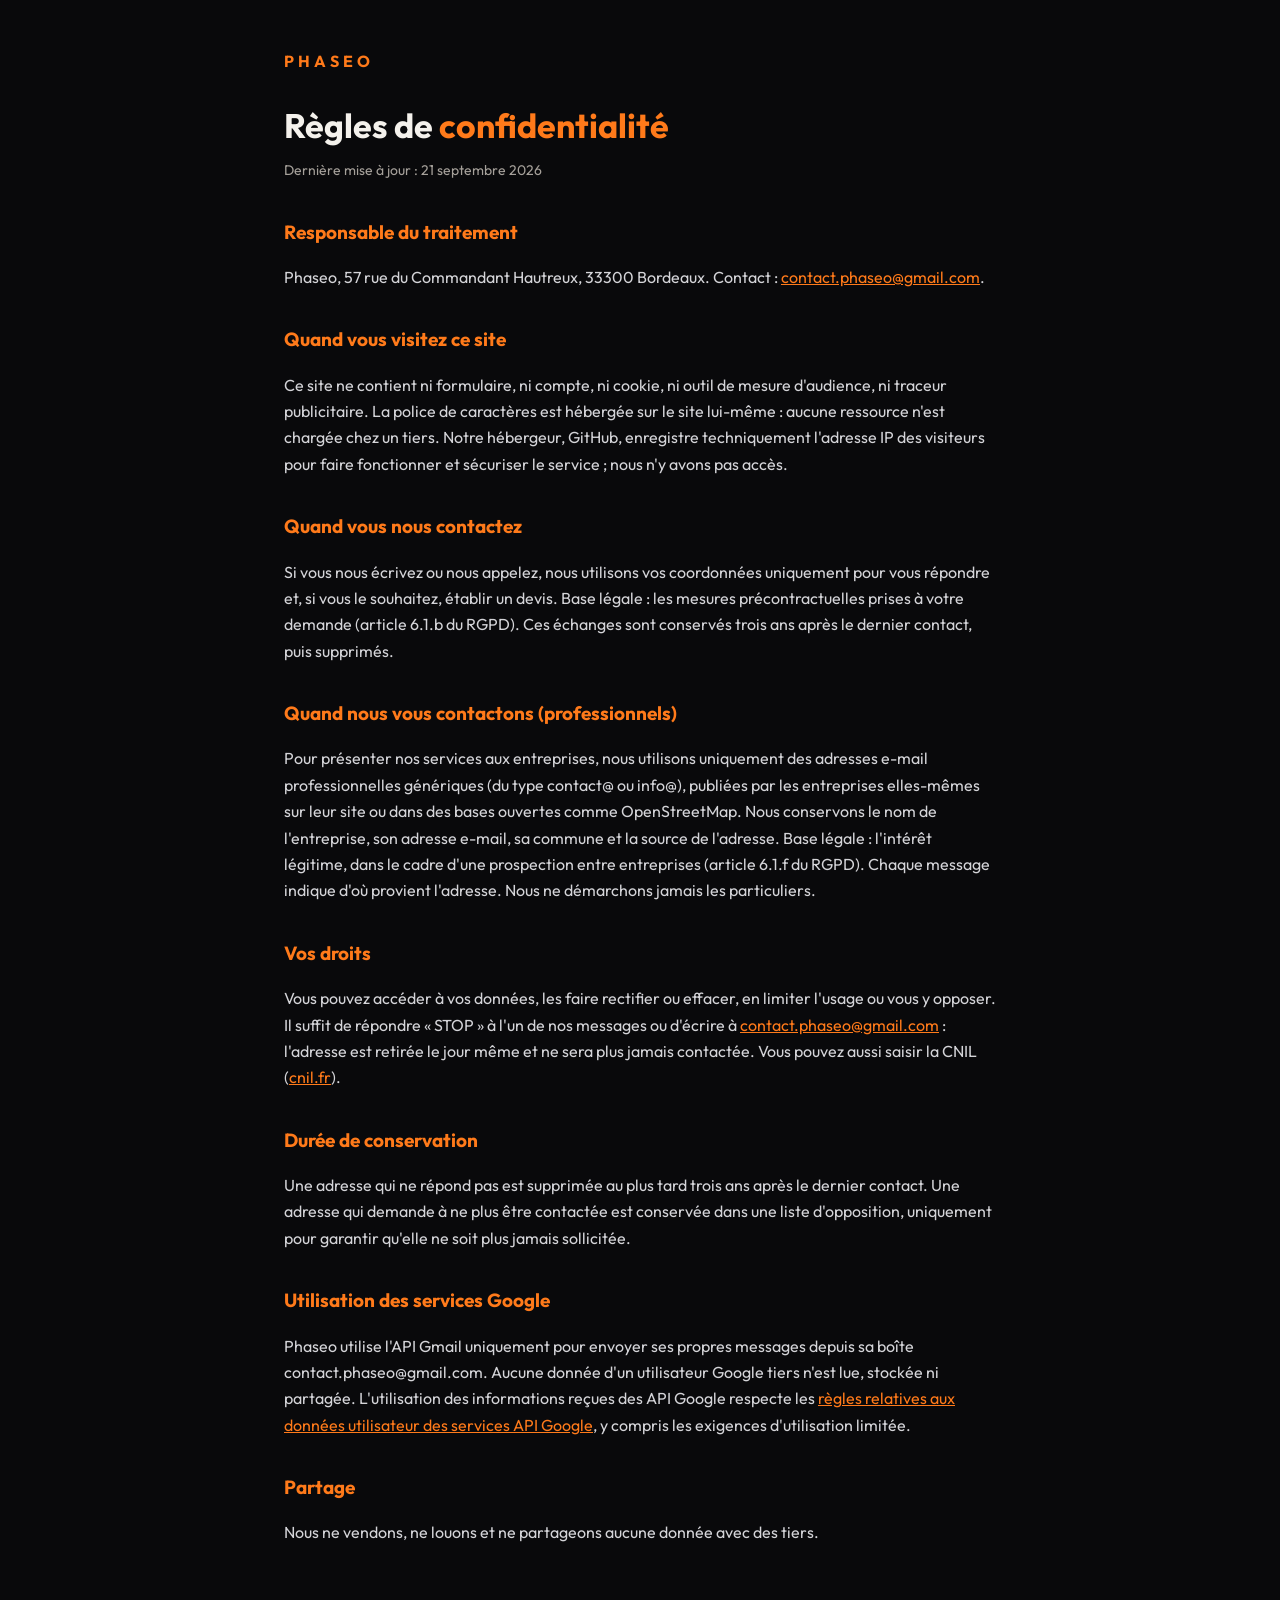
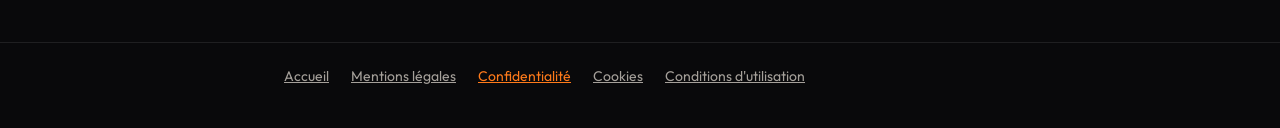
<file: confidentialite.html>
<!doctype html>
<html lang="fr">
<head>
<meta charset="utf-8">
<meta name="viewport" content="width=device-width, initial-scale=1">
<title>Phaseo — Confidentialité</title>
<meta name="description" content="Confidentialité du site de Phaseo, entreprise d'électricité, domotique et son &amp; lumière à Bordeaux.">
<link rel="canonical" href="https://jimmylavigne47.github.io/phaseo-site/confidentialite.html">
<link rel="stylesheet" href="legal.css">
</head>
<body>
<a class="skip" href="#contenu">Aller au contenu</a>
<main id="contenu">
  <a class="retour" href="./">PHASEO<span class="skip-txt" style="position:absolute;left:-9999px"> — retour à l'accueil</span></a>
  <h1>Règles de <span>confidentialité</span></h1>
  <p class="maj">Dernière mise à jour : 21 septembre 2026</p>

  <h2>Responsable du traitement</h2>
  <p>Phaseo, 57 rue du Commandant Hautreux, 33300 Bordeaux. Contact : <a href="mailto:contact.phaseo@gmail.com">contact.phaseo@gmail.com</a>.</p>

  <h2>Quand vous visitez ce site</h2>
  <p>Ce site ne contient ni formulaire, ni compte, ni cookie, ni outil de mesure d'audience, ni traceur publicitaire. La police de caractères est hébergée sur le site lui-même : aucune ressource n'est chargée chez un tiers. Notre hébergeur, GitHub, enregistre techniquement l'adresse IP des visiteurs pour faire fonctionner et sécuriser le service ; nous n'y avons pas accès.</p>

  <h2>Quand vous nous contactez</h2>
  <p>Si vous nous écrivez ou nous appelez, nous utilisons vos coordonnées uniquement pour vous répondre et, si vous le souhaitez, établir un devis. Base légale : les mesures précontractuelles prises à votre demande (article 6.1.b du RGPD). Ces échanges sont conservés trois ans après le dernier contact, puis supprimés.</p>

  <h2>Quand nous vous contactons (professionnels)</h2>
  <p>Pour présenter nos services aux entreprises, nous utilisons uniquement des adresses e-mail professionnelles génériques (du type contact@ ou info@), publiées par les entreprises elles-mêmes sur leur site ou dans des bases ouvertes comme OpenStreetMap. Nous conservons le nom de l'entreprise, son adresse e-mail, sa commune et la source de l'adresse. Base légale : l'intérêt légitime, dans le cadre d'une prospection entre entreprises (article 6.1.f du RGPD). Chaque message indique d'où provient l'adresse. Nous ne démarchons jamais les particuliers.</p>

  <h2>Vos droits</h2>
  <p>Vous pouvez accéder à vos données, les faire rectifier ou effacer, en limiter l'usage ou vous y opposer. Il suffit de répondre « STOP » à l'un de nos messages ou d'écrire à <a href="mailto:contact.phaseo@gmail.com">contact.phaseo@gmail.com</a> : l'adresse est retirée le jour même et ne sera plus jamais contactée. Vous pouvez aussi saisir la CNIL (<a href="https://www.cnil.fr">cnil.fr</a>).</p>

  <h2>Durée de conservation</h2>
  <p>Une adresse qui ne répond pas est supprimée au plus tard trois ans après le dernier contact. Une adresse qui demande à ne plus être contactée est conservée dans une liste d'opposition, uniquement pour garantir qu'elle ne soit plus jamais sollicitée.</p>

  <h2>Utilisation des services Google</h2>
  <p>Phaseo utilise l'API Gmail uniquement pour envoyer ses propres messages depuis sa boîte contact.phaseo@gmail.com. Aucune donnée d'un utilisateur Google tiers n'est lue, stockée ni partagée. L'utilisation des informations reçues des API Google respecte les <a href="https://developers.google.com/terms/api-services-user-data-policy">règles relatives aux données utilisateur des services API Google</a>, y compris les exigences d'utilisation limitée.</p>

  <h2>Partage</h2>
  <p>Nous ne vendons, ne louons et ne partageons aucune donnée avec des tiers.</p>

</main>
<footer><nav aria-label="Informations légales"><a href="./">Accueil</a><a href="mentions-legales.html">Mentions légales</a><a href="confidentialite.html" aria-current="page">Confidentialité</a><a href="cookies.html">Cookies</a><a href="conditions-utilisation.html">Conditions d'utilisation</a></nav></footer>
</body>
</html>
</file>
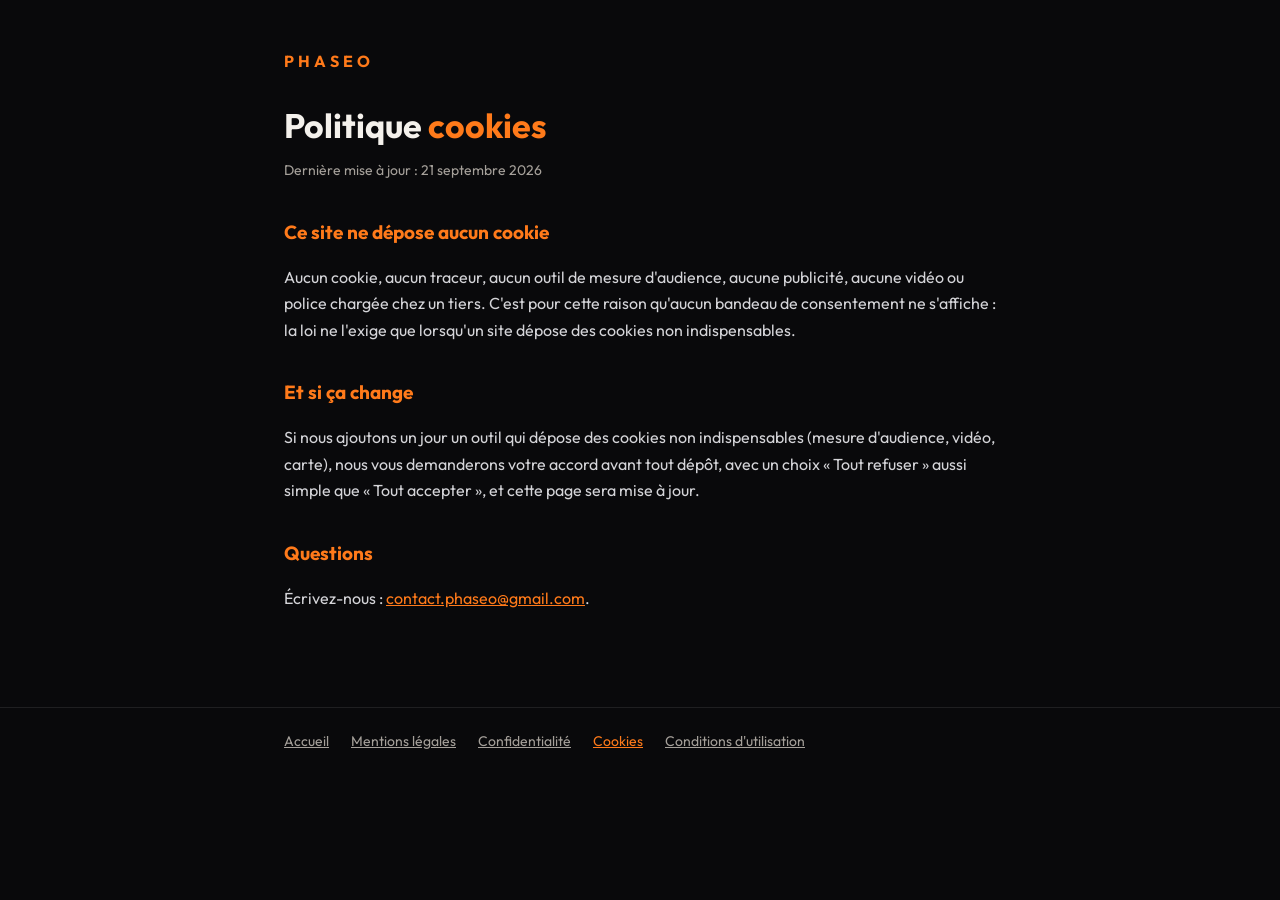
<file: cookies.html>
<!doctype html>
<html lang="fr">
<head>
<meta charset="utf-8">
<meta name="viewport" content="width=device-width, initial-scale=1">
<title>Phaseo — Cookies</title>
<meta name="description" content="Cookies du site de Phaseo, entreprise d'électricité, domotique et son &amp; lumière à Bordeaux.">
<link rel="canonical" href="https://jimmylavigne47.github.io/phaseo-site/cookies.html">
<link rel="stylesheet" href="legal.css">
</head>
<body>
<a class="skip" href="#contenu">Aller au contenu</a>
<main id="contenu">
  <a class="retour" href="./">PHASEO<span class="skip-txt" style="position:absolute;left:-9999px"> — retour à l'accueil</span></a>
  <h1>Politique <span>cookies</span></h1>
  <p class="maj">Dernière mise à jour : 21 septembre 2026</p>

  <h2>Ce site ne dépose aucun cookie</h2>
  <p>Aucun cookie, aucun traceur, aucun outil de mesure d'audience, aucune publicité, aucune vidéo ou police chargée chez un tiers. C'est pour cette raison qu'aucun bandeau de consentement ne s'affiche : la loi ne l'exige que lorsqu'un site dépose des cookies non indispensables.</p>

  <h2>Et si ça change</h2>
  <p>Si nous ajoutons un jour un outil qui dépose des cookies non indispensables (mesure d'audience, vidéo, carte), nous vous demanderons votre accord avant tout dépôt, avec un choix « Tout refuser » aussi simple que « Tout accepter », et cette page sera mise à jour.</p>

  <h2>Questions</h2>
  <p>Écrivez-nous : <a href="mailto:contact.phaseo@gmail.com">contact.phaseo@gmail.com</a>.</p>

</main>
<footer><nav aria-label="Informations légales"><a href="./">Accueil</a><a href="mentions-legales.html">Mentions légales</a><a href="confidentialite.html">Confidentialité</a><a href="cookies.html" aria-current="page">Cookies</a><a href="conditions-utilisation.html">Conditions d'utilisation</a></nav></footer>
</body>
</html>
</file>
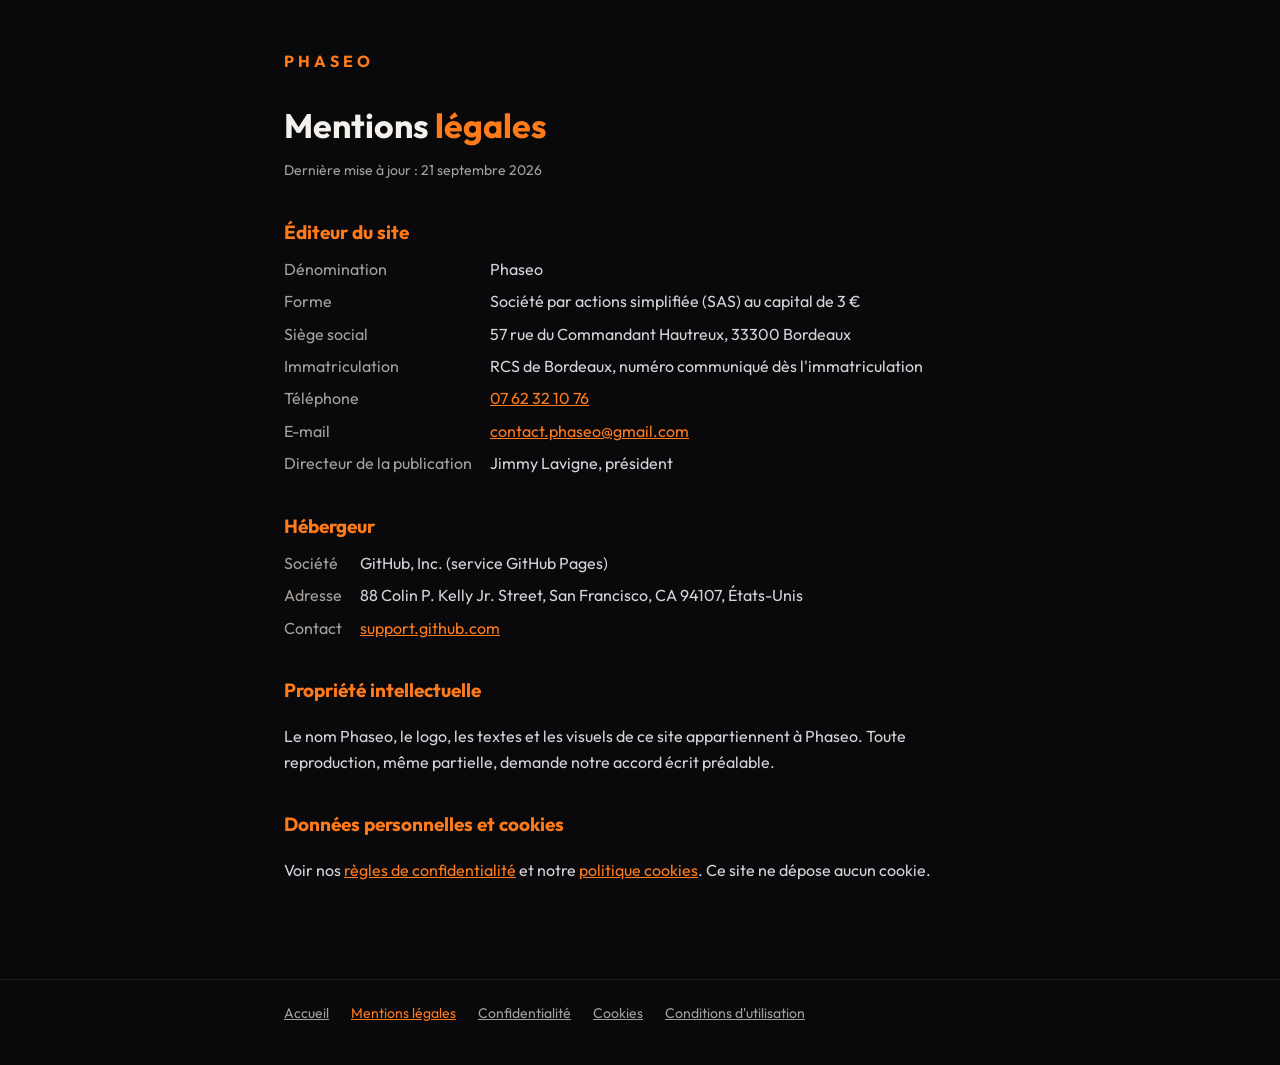
<file: mentions-legales.html>
<!doctype html>
<html lang="fr">
<head>
<meta charset="utf-8">
<meta name="viewport" content="width=device-width, initial-scale=1">
<title>Phaseo — Mentions légales</title>
<meta name="description" content="Mentions légales du site de Phaseo, entreprise d'électricité, domotique et son &amp; lumière à Bordeaux.">
<link rel="canonical" href="https://jimmylavigne47.github.io/phaseo-site/mentions-legales.html">
<link rel="stylesheet" href="legal.css">
</head>
<body>
<a class="skip" href="#contenu">Aller au contenu</a>
<main id="contenu">
  <a class="retour" href="./">PHASEO<span class="skip-txt" style="position:absolute;left:-9999px"> — retour à l'accueil</span></a>
  <h1>Mentions <span>légales</span></h1>
  <p class="maj">Dernière mise à jour : 21 septembre 2026</p>

  <h2>Éditeur du site</h2>
  <dl>
    <dt>Dénomination</dt><dd>Phaseo</dd>
    <dt>Forme</dt><dd>Société par actions simplifiée (SAS) au capital de 3 €</dd>
    <dt>Siège social</dt><dd>57 rue du Commandant Hautreux, 33300 Bordeaux</dd>
    <dt>Immatriculation</dt><dd>RCS de Bordeaux, numéro communiqué dès l'immatriculation</dd>
    <dt>Téléphone</dt><dd><a href="tel:+33762321076">07 62 32 10 76</a></dd>
    <dt>E-mail</dt><dd><a href="mailto:contact.phaseo@gmail.com">contact.phaseo@gmail.com</a></dd>
    <dt>Directeur de la publication</dt><dd>Jimmy Lavigne, président</dd>
  </dl>

  <h2>Hébergeur</h2>
  <dl>
    <dt>Société</dt><dd>GitHub, Inc. (service GitHub Pages)</dd>
    <dt>Adresse</dt><dd>88 Colin P. Kelly Jr. Street, San Francisco, CA 94107, États-Unis</dd>
    <dt>Contact</dt><dd><a href="https://support.github.com/">support.github.com</a></dd>
  </dl>

  <h2>Propriété intellectuelle</h2>
  <p>Le nom Phaseo, le logo, les textes et les visuels de ce site appartiennent à Phaseo. Toute reproduction, même partielle, demande notre accord écrit préalable.</p>

  <h2>Données personnelles et cookies</h2>
  <p>Voir nos <a href="confidentialite.html">règles de confidentialité</a> et notre <a href="cookies.html">politique cookies</a>. Ce site ne dépose aucun cookie.</p>

</main>
<footer><nav aria-label="Informations légales"><a href="./">Accueil</a><a href="mentions-legales.html" aria-current="page">Mentions légales</a><a href="confidentialite.html">Confidentialité</a><a href="cookies.html">Cookies</a><a href="conditions-utilisation.html">Conditions d'utilisation</a></nav></footer>
</body>
</html>
</file>
<file: legal.css>
@font-face { font-family:'Outfit'; font-style:normal; font-weight:400 900; src:url(outfit.woff2) format('woff2'); font-display:swap; }
:root { --bg:#09090B; --orange:#FF7A1A; --text:#F4F1EC; --muted:#A5A09A; --line:rgba(255,255,255,0.09); }
* { box-sizing:border-box; }
body { margin:0; background:var(--bg); color:var(--text); font-family:'Outfit',system-ui,sans-serif; line-height:1.65; }
a { color:var(--orange); }
a:focus-visible { outline:2px solid var(--orange); outline-offset:3px; }
.skip { position:absolute; left:-9999px; top:0; background:var(--orange); color:#09090B; padding:8px 14px; border-radius:0 0 8px 0; font-weight:700; }
.skip:focus { left:0; }
main { max-width:760px; margin:0 auto; padding:48px 24px 40px; }
.retour { display:inline-block; margin-bottom:32px; text-decoration:none; font-weight:700; letter-spacing:4px; }
h1 { font-size:34px; line-height:1.15; margin:0 0 8px; }
h1 span { color:var(--orange); }
h2 { font-size:19px; margin:34px 0 8px; color:var(--orange); }
p, li { color:#D4D4D8; font-size:16px; }
.maj { color:var(--muted); font-size:14px; margin-bottom:28px; }
dl { display:grid; grid-template-columns:max-content 1fr; gap:6px 18px; margin:0; }
dt { color:var(--muted); } dd { margin:0; color:#D4D4D8; }
footer { border-top:1px solid var(--line); margin-top:40px; }
footer nav { max-width:760px; margin:0 auto; padding:22px 24px 40px; display:flex; flex-wrap:wrap; gap:8px 22px; font-size:14px; }
footer a { color:var(--muted); } footer a[aria-current] { color:var(--orange); }
@media (max-width:520px) { dl { grid-template-columns:1fr; } dt { margin-top:8px; } }
</file>
